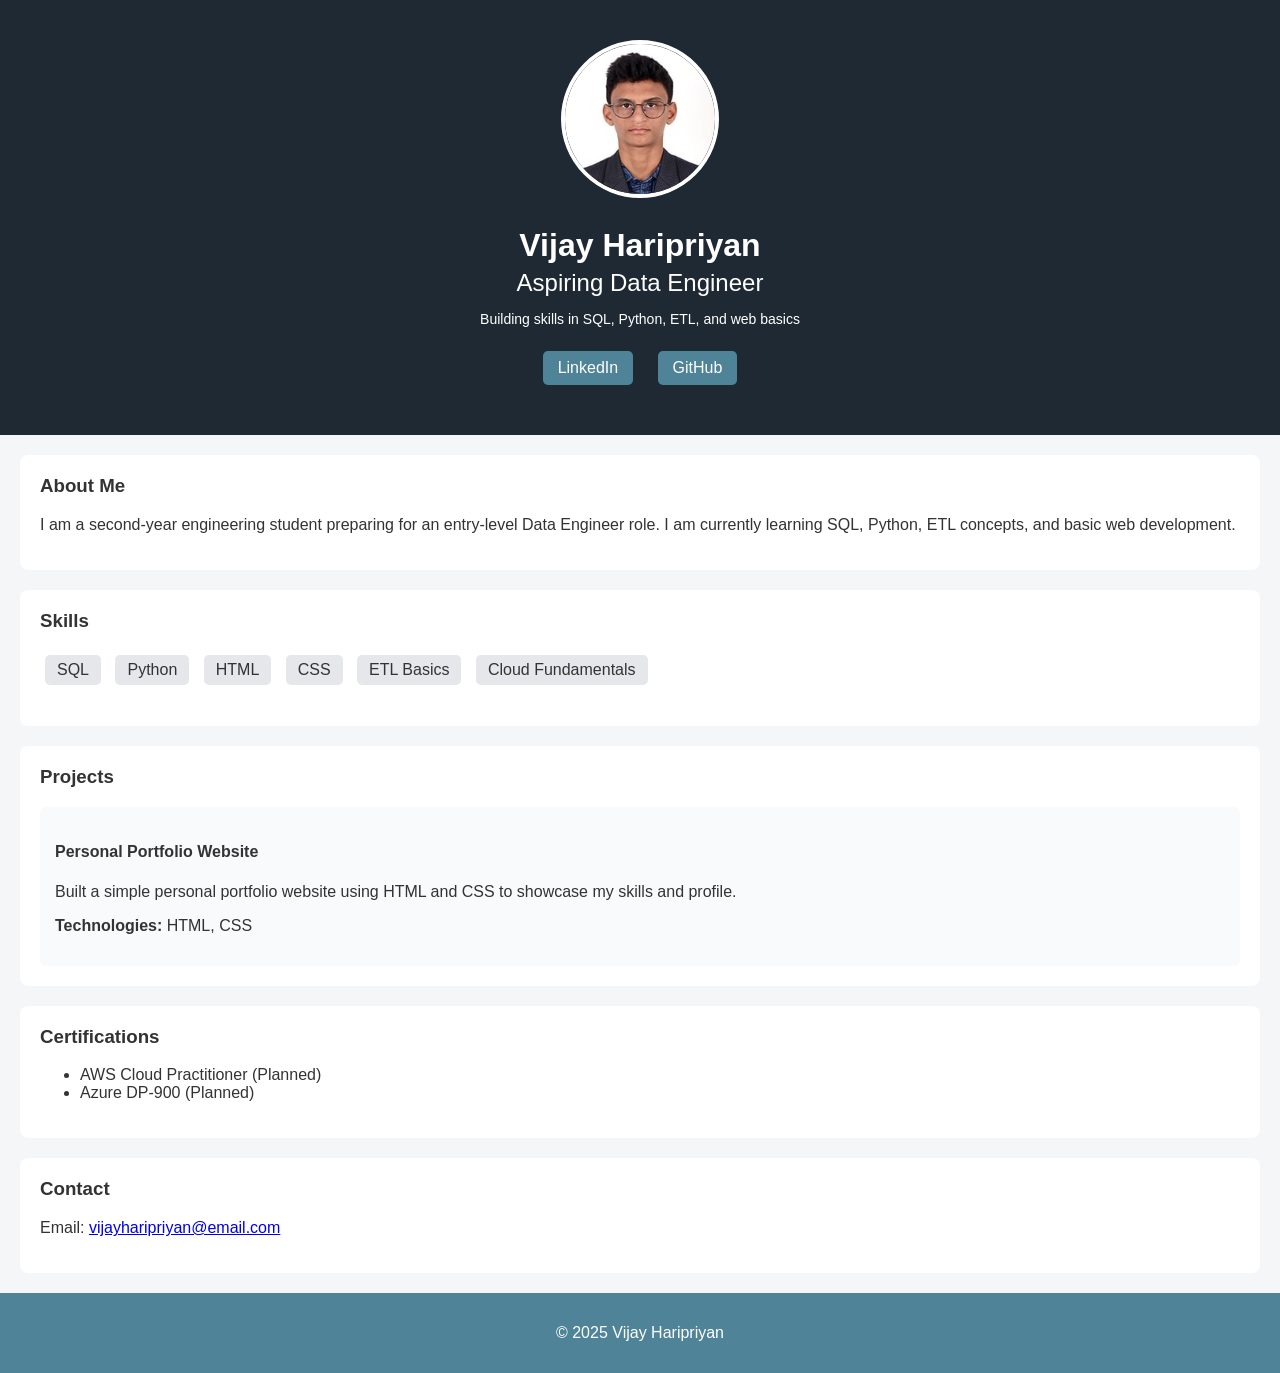
<file: poto folio/index.html>
<!DOCTYPE html>
<html lang="en">
<head>
    <meta charset="UTF-8">
    <title>Vijay Haripriyan D| Portfolio</title>
    <link rel="stylesheet" href="style.css">
</head>
<body>

    <!-- HEADER / HERO SECTION -->
    <header class="hero">
        <img src="profile.jpg" alt="My Photo" class="profile-img">
        <h1>Vijay Haripriyan</h1>
        <h2>Aspiring Data Engineer</h2>
        <p>Building skills in SQL, Python, ETL, and web basics</p>

        <div class="links">
            <a href="https://www.linkedin.com/in/vijay-haripriyan-2a9659330" target="_blank">LinkedIn</a>
            <a href="https://github.com/VIJAYHARIPRIYAN" target="_blank">GitHub</a>
        </div>
    </header>

    <!-- ABOUT SECTION -->
    <section class="section">
        <h3>About Me</h3>
        <p>
            I am a second-year engineering student preparing for an entry-level Data Engineer role.
            I am currently learning SQL, Python, ETL concepts, and basic web development.
        </p>
    </section>

    <!-- SKILLS SECTION -->
    <section class="section">
        <h3>Skills</h3>
        <ul class="skills">
            <li>SQL</li>
            <li>Python</li>
            <li>HTML</li>
            <li>CSS</li>
            <li>ETL Basics</li>
            <li>Cloud Fundamentals</li>
        </ul>
    </section>

    <!-- PROJECTS SECTION -->
    <section class="section">
        <h3>Projects</h3>

        <div class="project">
            <h4>Personal Portfolio Website</h4>
            <p>
                Built a simple personal portfolio website using HTML and CSS to showcase my skills
                and profile.
            </p>
            <p><strong>Technologies:</strong> HTML, CSS</p>
        </div>

    </section>

    <!-- CERTIFICATIONS SECTION -->
    <section class="section">
        <h3>Certifications</h3>
        <ul>
            <li>AWS Cloud Practitioner (Planned)</li>
            <li>Azure DP-900 (Planned)</li>
        </ul>
    </section>

    <!-- CONTACT SECTION -->
    <section class="section">
        <h3>Contact</h3>
        <p>Email: <a href="mailto:vijayharipriyan@gmail.com"> vijayharipriyan@email.com </a></p>
    </section>

    <footer>
        <p>© 2025 Vijay Haripriyan</p>
    </footer>

</body>
</html>
</file>
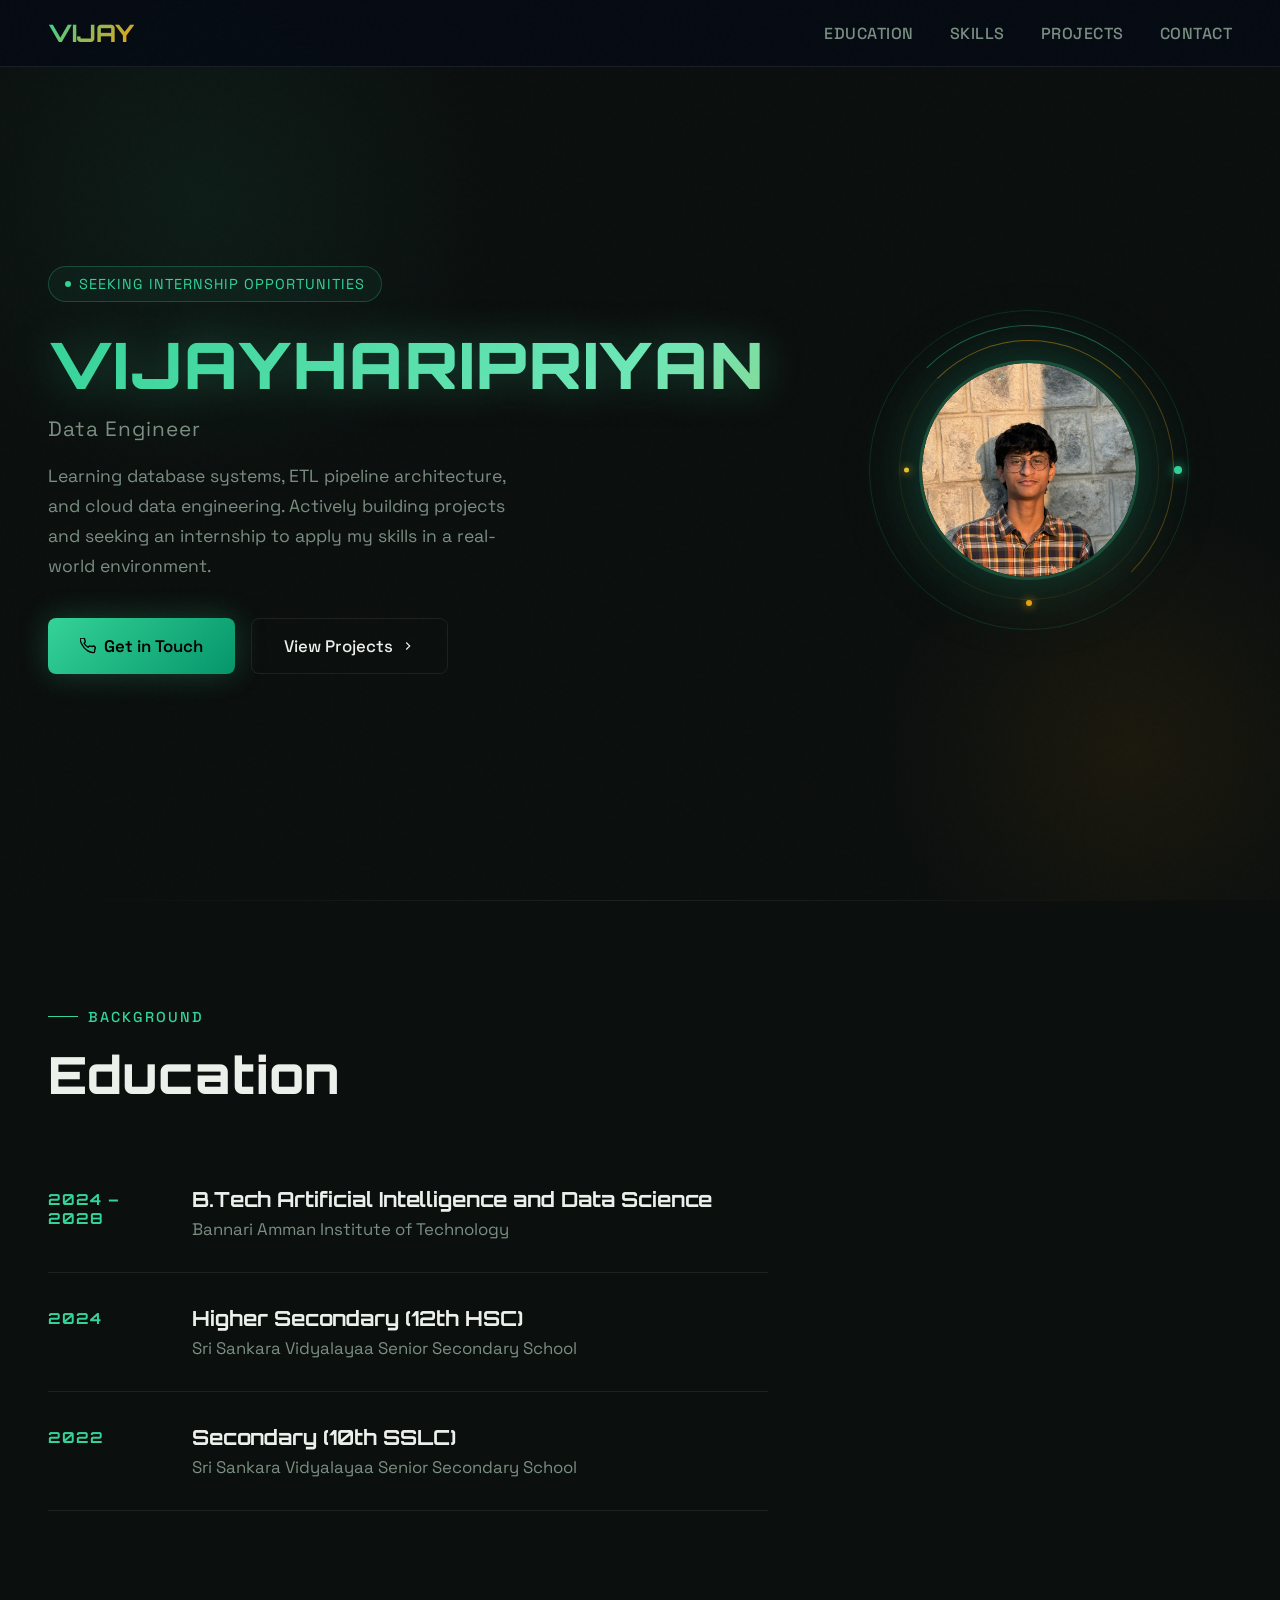
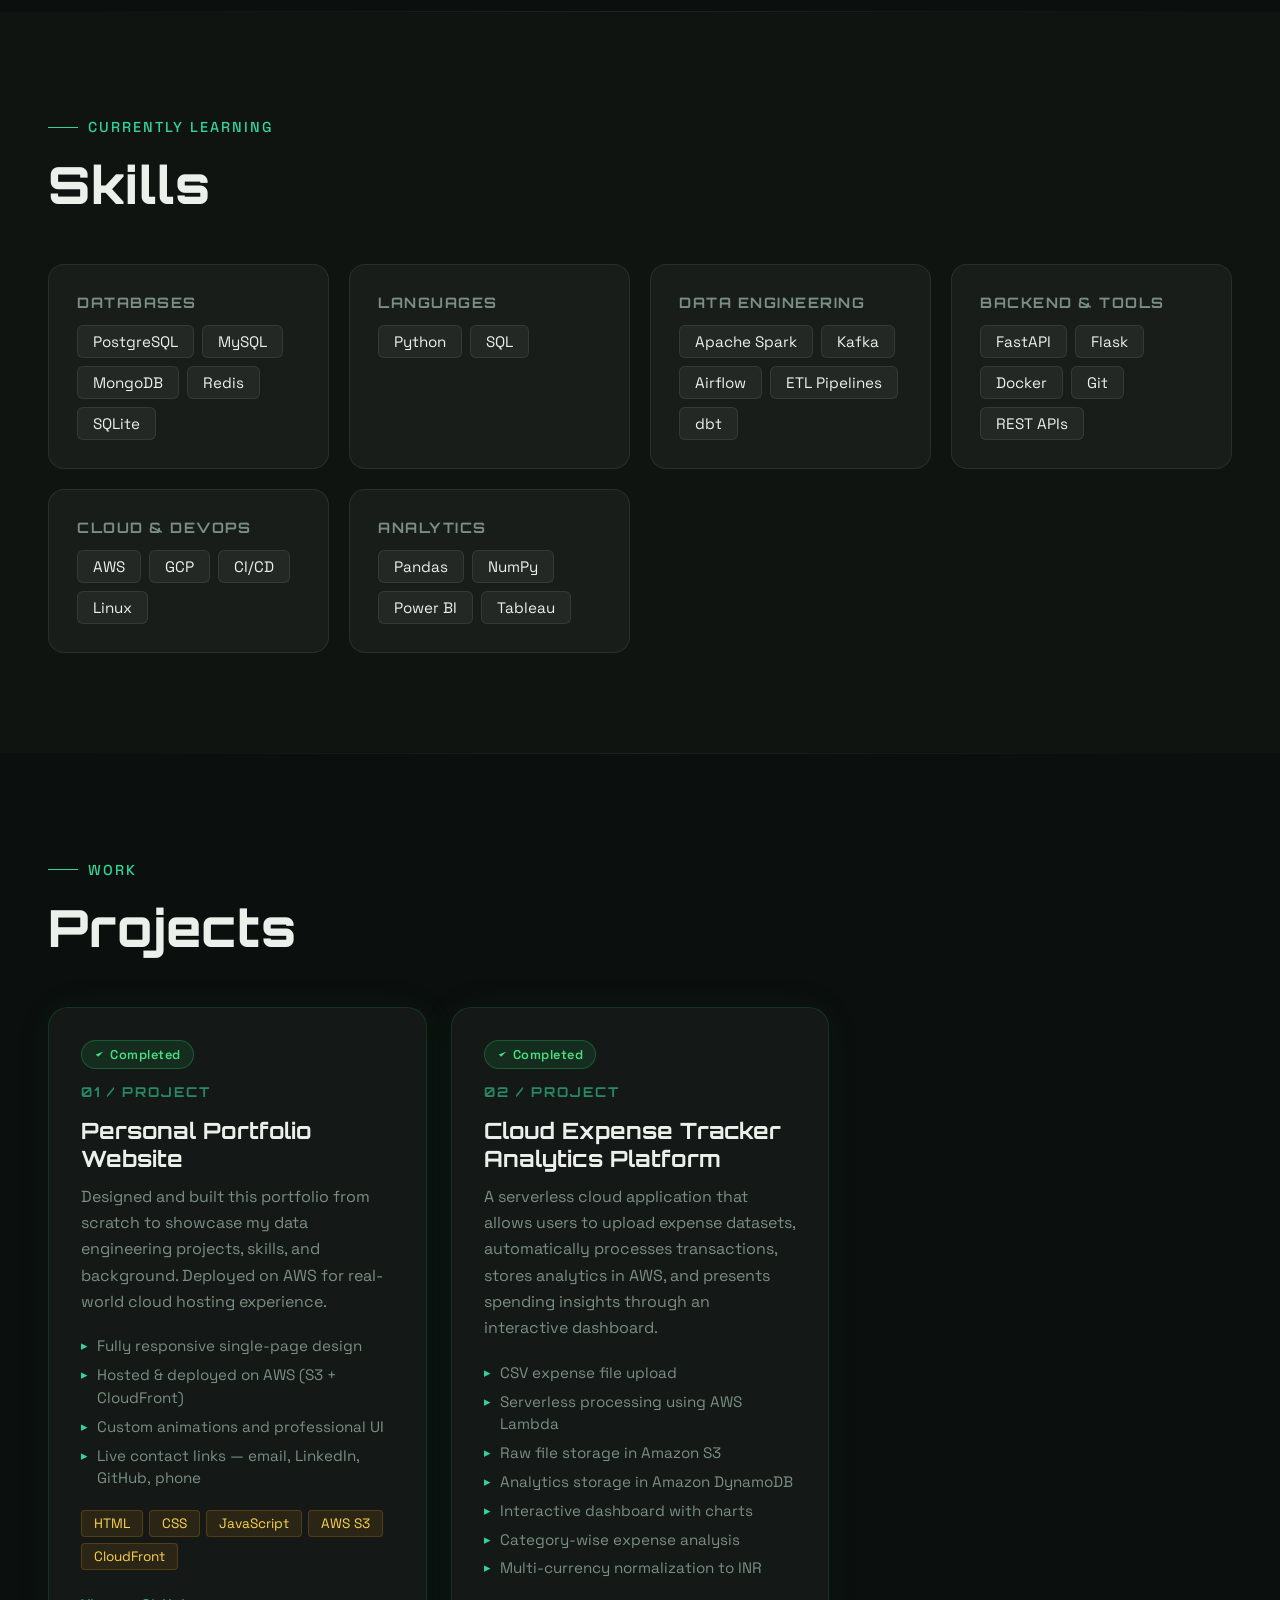
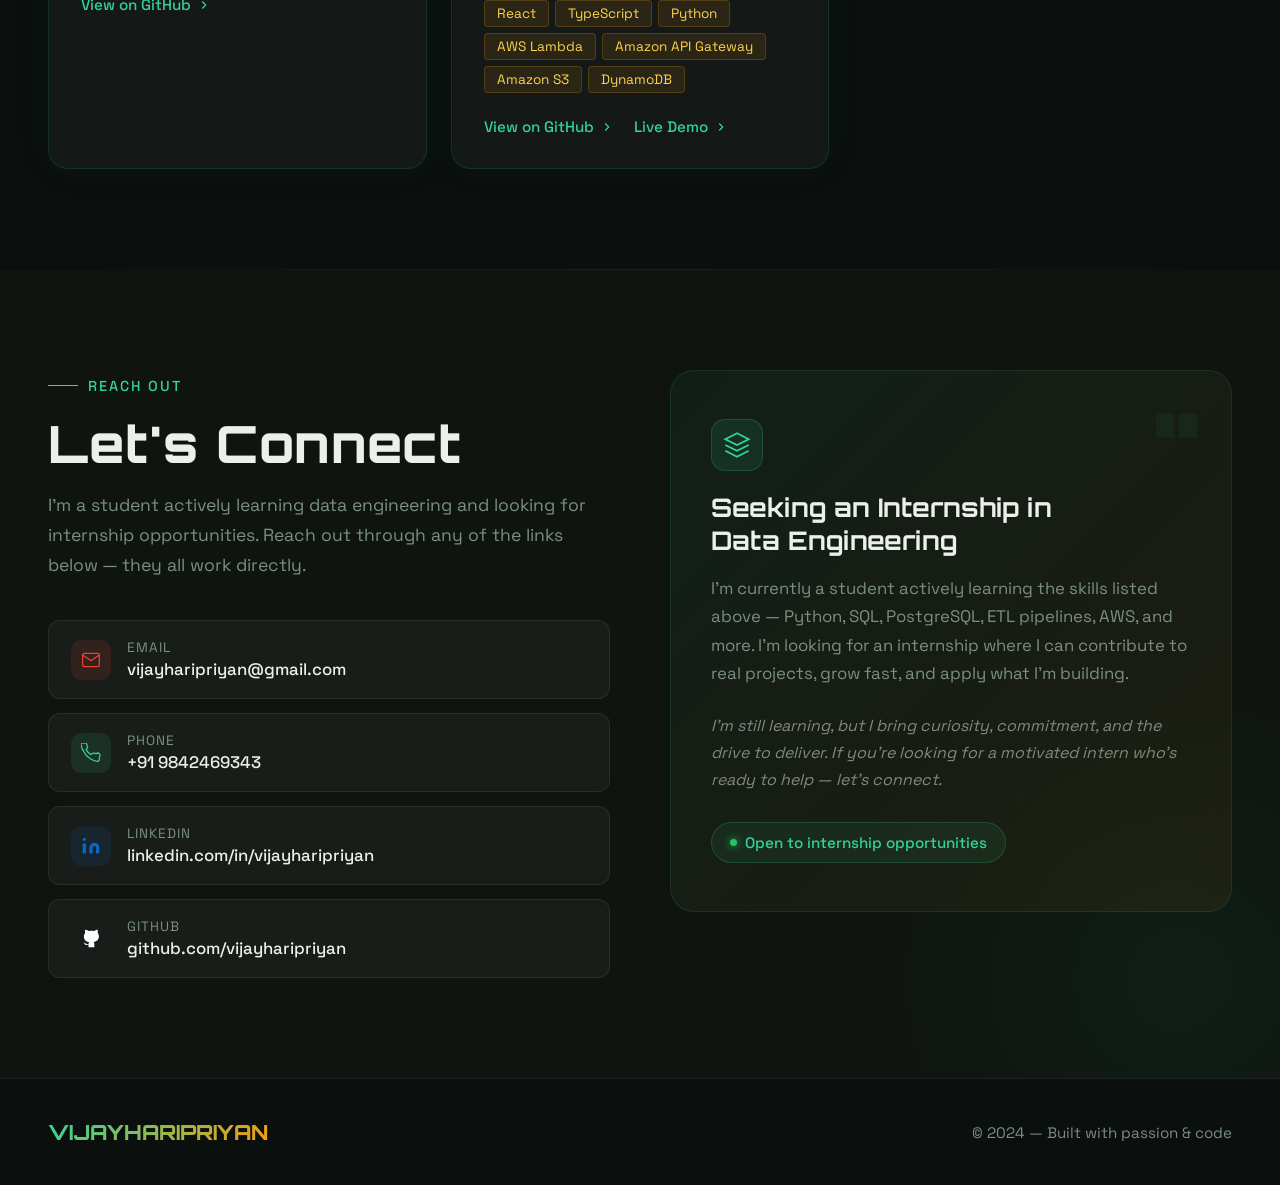
<file: potofolio/index.html>
<!DOCTYPE html>
<html lang="en">
<head>
<meta charset="UTF-8">
<meta name="viewport" content="width=device-width, initial-scale=1.0">
<title>Vijayharipriyan — Portfolio</title>
<link href="https://fonts.googleapis.com/css2?family=Orbitron:wght@400;600;700;800;900&family=Space+Grotesk:wght@300;400;500;600;700&display=swap" rel="stylesheet">
<style>
  :root {
    --bg: #0b0f0e;
    --bg2: #0f1410;
    --card: rgba(255,255,255,0.04);
    --border: rgba(255,255,255,0.08);
    --accent1: #34d399;
    --accent2: #f59e0b;
    --accent3: #10b981;
    --text: #ecf0eb;
    --muted: #7a8e82;
    --gold: #fbbf24;
  }

  * { margin: 0; padding: 0; box-sizing: border-box; }

  html { scroll-behavior: smooth; }

  body {
    font-family: 'Space Grotesk', sans-serif;
    background: var(--bg);
    color: var(--text);
    overflow-x: hidden;
  }

  /* ── NOISE TEXTURE OVERLAY ── */
  body::before {
    content: '';
    position: fixed;
    inset: 0;
    background-image: url("data:image/svg+xml,%3Csvg viewBox='0 0 256 256' xmlns='http://www.w3.org/2000/svg'%3E%3Cfilter id='noise'%3E%3CfeTurbulence type='fractalNoise' baseFrequency='0.9' numOctaves='4' stitchTiles='stitch'/%3E%3C/filter%3E%3Crect width='100%25' height='100%25' filter='url(%23noise)' opacity='0.04'/%3E%3C/svg%3E");
    pointer-events: none;
    z-index: 9999;
    opacity: 0.35;
  }

  /* ── NAVBAR ── */
  nav {
    position: fixed;
    top: 0; left: 0; right: 0;
    z-index: 100;
    display: flex;
    align-items: center;
    justify-content: space-between;
    padding: 18px 48px;
    background: rgba(6,11,20,0.85);
    backdrop-filter: blur(20px);
    border-bottom: 1px solid var(--border);
  }

  .nav-logo {
    font-family: 'Orbitron', sans-serif;
    font-weight: 800;
    font-size: 1.5rem;
    background: linear-gradient(135deg, var(--accent1), var(--accent2));
    -webkit-background-clip: text;
    -webkit-text-fill-color: transparent;
    letter-spacing: -0.5px;
  }

  .nav-links {
    display: flex;
    gap: 36px;
    list-style: none;
  }

  .nav-links a {
    font-family: 'Space Grotesk', sans-serif;
    font-size: 1rem;
    font-weight: 500;
    color: var(--muted);
    text-decoration: none;
    letter-spacing: 0.5px;
    text-transform: uppercase;
    position: relative;
    transition: color 0.3s;
  }

  .nav-links a::after {
    content: '';
    position: absolute;
    bottom: -4px; left: 0;
    width: 0; height: 1px;
    background: var(--accent1);
    transition: width 0.3s;
  }

  .nav-links a:hover { color: var(--accent1); }
  .nav-links a:hover::after { width: 100%; }

  /* ── HERO ── */
  #hero {
    min-height: 100vh;
    display: grid;
    grid-template-columns: 1fr 1fr;
    align-items: center;
    padding: 120px 48px 80px;
    gap: 60px;
    position: relative;
    overflow: hidden;
  }

  /* Ambient light blobs */
  #hero::before {
    content: '';
    position: absolute;
    top: -100px; left: -100px;
    width: 600px; height: 600px;
    background: radial-gradient(circle, rgba(52,211,153,0.07) 0%, transparent 70%);
    animation: blobFloat 8s ease-in-out infinite;
    pointer-events: none;
  }

  #hero::after {
    content: '';
    position: absolute;
    bottom: -100px; right: -100px;
    width: 500px; height: 500px;
    background: radial-gradient(circle, rgba(245,158,11,0.07) 0%, transparent 70%);
    animation: blobFloat 10s ease-in-out infinite reverse;
    pointer-events: none;
  }

  @keyframes blobFloat {
    0%, 100% { transform: translate(0, 0) scale(1); }
    33% { transform: translate(30px, -30px) scale(1.05); }
    66% { transform: translate(-20px, 20px) scale(0.95); }
  }

  .hero-text { z-index: 1; }

  .hero-badge {
    display: inline-flex;
    align-items: center;
    gap: 8px;
    padding: 8px 16px;
    border: 1px solid rgba(52,211,153,0.25);
    border-radius: 100px;
    font-size: 0.9rem;
    color: var(--accent1);
    letter-spacing: 1px;
    text-transform: uppercase;
    margin-bottom: 28px;
    animation: fadeSlideUp 0.8s ease both;
    background: rgba(52,211,153,0.05);
  }

  .hero-badge .dot {
    width: 6px; height: 6px;
    border-radius: 50%;
    background: var(--accent1);
    animation: pulse 2s infinite;
  }

  @keyframes pulse {
    0%, 100% { opacity: 1; transform: scale(1); }
    50% { opacity: 0.4; transform: scale(0.8); }
  }

  h1 {
    font-family: 'Orbitron', sans-serif;
    font-size: clamp(3rem, 5vw, 4.5rem);
    font-weight: 900;
    line-height: 1.1;
    letter-spacing: 2px;
    animation: fadeSlideUp 0.8s 0.1s ease both;
    text-transform: uppercase;
  }

  h1 .name-highlight {
    display: block;
    background: linear-gradient(135deg, var(--accent1) 0%, #6ee7b7 40%, var(--accent2) 100%);
    -webkit-background-clip: text;
    -webkit-text-fill-color: transparent;
    background-size: 200% 200%;
    animation: gradientShift 4s ease infinite, fadeSlideUp 0.8s 0.1s ease both, textGlow 2s ease-in-out infinite;
    filter: drop-shadow(0 0 20px rgba(52,211,153,0.3));
  }

  @keyframes textGlow {
    0%, 100% { 
      filter: drop-shadow(0 0 20px rgba(52,211,153,0.3));
    }
    50% { 
      filter: drop-shadow(0 0 40px rgba(52,211,153,0.6)) drop-shadow(0 0 60px rgba(245,158,11,0.3));
    }
  }

  @keyframes gradientShift {
    0%, 100% { background-position: 0% 50%; }
    50% { background-position: 100% 50%; }
  }

  .hero-role {
    font-family: 'Space Grotesk', sans-serif;
    font-size: 1.3rem;
    color: var(--muted);
    margin-top: 16px;
    font-weight: 400;
    animation: fadeSlideUp 0.8s 0.2s ease both;
    letter-spacing: 1px;
  }

  .hero-role span { 
    color: var(--accent2); 
    font-weight: 600;
    font-family: 'Orbitron', sans-serif;
  }

  .hero-desc {
    font-size: 1.1rem;
    color: var(--muted);
    line-height: 1.7;
    margin-top: 20px;
    max-width: 480px;
    animation: fadeSlideUp 0.8s 0.3s ease both;
  }

  .hero-cta {
    display: flex;
    gap: 16px;
    margin-top: 36px;
    animation: fadeSlideUp 0.8s 0.4s ease both;
  }

  .btn-primary {
    display: inline-flex;
    align-items: center;
    gap: 8px;
    padding: 16px 32px;
    background: linear-gradient(135deg, var(--accent1), #059669);
    color: #000;
    font-family: 'Space Grotesk', sans-serif;
    font-weight: 600;
    font-size: 1.05rem;
    border-radius: 8px;
    text-decoration: none;
    border: none;
    cursor: pointer;
    transition: transform 0.2s, box-shadow 0.2s;
    box-shadow: 0 0 30px rgba(52,211,153,0.25);
  }

  .btn-primary:hover {
    transform: translateY(-2px);
    box-shadow: 0 0 50px rgba(52,211,153,0.4);
  }

  .btn-outline {
    display: inline-flex;
    align-items: center;
    gap: 8px;
    padding: 16px 32px;
    border: 1px solid var(--border);
    color: var(--text);
    font-family: 'Space Grotesk', sans-serif;
    font-weight: 500;
    font-size: 1.05rem;
    border-radius: 8px;
    text-decoration: none;
    background: transparent;
    cursor: pointer;
    transition: border-color 0.2s, background 0.2s;
  }

  .btn-outline:hover {
    border-color: var(--accent1);
    background: rgba(52,211,153,0.05);
  }

  /* ── PROFILE PHOTO AREA ── */
  .hero-visual {
    display: flex;
    justify-content: center;
    align-items: center;
    z-index: 1;
    animation: fadeSlideUp 0.8s 0.2s ease both;
  }

  .profile-ring-container {
    position: relative;
    width: 320px;
    height: 320px;
  }

  /* Outer animated rings */
  .ring {
    position: absolute;
    border-radius: 50%;
    border: 1px solid;
    top: 50%; left: 50%;
    transform: translate(-50%, -50%);
    animation: ringRotate linear infinite;
  }

  .ring-1 {
    width: 320px; height: 320px;
    border-color: rgba(52,211,153,0.15);
    animation-duration: 20s;
  }

  .ring-2 {
    width: 290px; height: 290px;
    border-color: transparent;
    border-top-color: rgba(52,211,153,0.4);
    border-right-color: rgba(245,158,11,0.3);
    animation-duration: 8s;
  }

  .ring-3 {
    width: 260px; height: 260px;
    border-color: rgba(245,158,11,0.1);
    border-top-color: rgba(245,158,11,0.45);
    animation-duration: 14s;
    animation-direction: reverse;
  }

  /* Orbit dots */
  .orbit-dot {
    position: absolute;
    width: 8px; height: 8px;
    border-radius: 50%;
    top: 50%; left: 50%;
    transform-origin: 0 0;
    animation: orbitSpin linear infinite;
  }

  .orbit-dot-1 {
    background: var(--accent1);
    width: 8px; height: 8px;
    box-shadow: 0 0 12px var(--accent1);
    animation-duration: 8s;
    transform: rotate(0deg) translateX(145px) translateY(-4px);
  }

  .orbit-dot-2 {
    background: var(--accent2);
    width: 6px; height: 6px;
    box-shadow: 0 0 10px var(--accent2);
    animation-duration: 14s;
    animation-direction: reverse;
    transform: rotate(90deg) translateX(130px) translateY(-3px);
  }

  .orbit-dot-3 {
    background: var(--gold);
    width: 5px; height: 5px;
    box-shadow: 0 0 8px var(--gold);
    animation-duration: 19s;
    transform: rotate(180deg) translateX(120px) translateY(-2.5px);
  }

  @keyframes orbitSpin {
    from { transform: rotate(0deg) translateX(145px) translateY(-4px); }
    to { transform: rotate(360deg) translateX(145px) translateY(-4px); }
  }

  .orbit-dot-2 { animation-name: orbitSpin2; }
  .orbit-dot-3 { animation-name: orbitSpin3; }

  @keyframes orbitSpin2 {
    from { transform: rotate(0deg) translateX(130px) translateY(-3px); }
    to { transform: rotate(360deg) translateX(130px) translateY(-3px); }
  }

  @keyframes orbitSpin3 {
    from { transform: rotate(60deg) translateX(120px) translateY(-2.5px); }
    to { transform: rotate(420deg) translateX(120px) translateY(-2.5px); }
  }

  @keyframes ringRotate {
    from { transform: translate(-50%,-50%) rotate(0deg); }
    to { transform: translate(-50%,-50%) rotate(360deg); }
  }

  .profile-photo-frame {
    position: absolute;
    top: 50%; left: 50%;
    transform: translate(-50%, -50%);
    width: 220px; height: 220px;
    border-radius: 50%;
    background: var(--bg2);
    border: 3px solid rgba(52,211,153,0.3);
    display: flex;
    flex-direction: column;
    align-items: center;
    justify-content: center;
    overflow: hidden;
    box-shadow:
      0 0 60px rgba(52,211,153,0.2),
      0 0 100px rgba(52,211,153,0.1),
      inset 0 0 40px rgba(52,211,153,0.05);
    animation: photoFloat 6s ease-in-out infinite, photoGlow 3s ease-in-out infinite;
  }

  @keyframes photoFloat {
    0%, 100% { 
      transform: translate(-50%, -50%) translateY(0px);
    }
    50% { 
      transform: translate(-50%, -50%) translateY(-12px);
    }
  }

  @keyframes photoGlow {
    0%, 100% { 
      box-shadow:
        0 0 60px rgba(52,211,153,0.2),
        0 0 100px rgba(52,211,153,0.1),
        inset 0 0 40px rgba(52,211,153,0.05);
      border-color: rgba(52,211,153,0.3);
    }
    50% { 
      box-shadow:
        0 0 80px rgba(52,211,153,0.4),
        0 0 140px rgba(52,211,153,0.2),
        0 0 200px rgba(245,158,11,0.1),
        inset 0 0 60px rgba(52,211,153,0.08);
      border-color: rgba(52,211,153,0.6);
    }
  }

  .profile-photo-frame:hover {
    border-color: rgba(52,211,153,0.7);
    box-shadow: 
      0 0 100px rgba(52,211,153,0.5),
      0 0 160px rgba(52,211,153,0.3),
      0 0 220px rgba(245,158,11,0.2);
    animation: photoFloat 6s ease-in-out infinite, photoGlow 1s ease-in-out infinite;
  }

  .profile-photo-frame img {
    width: 100%;
    height: 100%;
    object-fit: cover;
    border-radius: 50%;
  }

  /* ── SECTION COMMON ── */
  section {
    padding: 100px 48px;
    position: relative;
  }

  .section-label {
    display: inline-flex;
    align-items: center;
    gap: 10px;
    font-size: 0.9rem;
    letter-spacing: 2px;
    text-transform: uppercase;
    color: var(--accent1);
    margin-bottom: 16px;
    font-weight: 500;
  }

  .section-label::before {
    content: '';
    width: 30px; height: 1px;
    background: var(--accent1);
  }

  h2 {
    font-family: 'Orbitron', sans-serif;
    font-size: clamp(2.2rem, 4vw, 3.2rem);
    font-weight: 800;
    letter-spacing: 1px;
    margin-bottom: 48px;
  }

  /* ── DIVIDER ── */
  .section-divider {
    height: 1px;
    background: linear-gradient(90deg, transparent, var(--border), transparent);
    margin: 0 48px;
  }

  /* ── EDUCATION ── */
  #education { background: var(--bg); }

  .edu-timeline {
    display: flex;
    flex-direction: column;
    gap: 0;
    max-width: 720px;
  }

  .edu-item {
    display: grid;
    grid-template-columns: 120px 1fr;
    gap: 24px;
    padding: 32px 0;
    border-bottom: 1px solid var(--border);
    position: relative;
    opacity: 1;
    transform: none;
  }

  .edu-item.visible {
    opacity: 1;
    transform: none;
  }

  .edu-year {
    font-family: 'Orbitron', sans-serif;
    font-size: 0.95rem;
    font-weight: 700;
    color: var(--accent1);
    letter-spacing: 1px;
    padding-top: 4px;
  }

  .edu-content h3 {
    font-family: 'Orbitron', sans-serif;
    font-size: 1.3rem;
    font-weight: 700;
    margin-bottom: 6px;
  }

  .edu-content .institution {
    color: var(--muted);
    font-size: 1.05rem;
  }

  .edu-content .grade {
    display: inline-block;
    margin-top: 10px;
    padding: 5px 14px;
    background: rgba(52,211,153,0.08);
    border: 1px solid rgba(52,211,153,0.2);
    border-radius: 100px;
    font-size: 0.9rem;
    color: var(--accent1);
  }

  /* ── SKILLS ── */
  #skills { background: var(--bg2); }

  .skills-grid {
    display: grid;
    grid-template-columns: repeat(auto-fill, minmax(280px, 1fr));
    gap: 20px;
  }

  .skill-card {
    background: var(--card);
    border: 1px solid var(--border);
    border-radius: 16px;
    padding: 28px;
    position: relative;
    overflow: hidden;
    opacity: 1;
    transform: none;
    transition: border-color 0.3s, transform 0.3s;
  }

  .skill-card.visible {
    opacity: 1;
    transform: none;
  }

  .skill-card::before {
    content: '';
    position: absolute;
    top: 0; left: 0; right: 0;
    height: 2px;
    background: linear-gradient(90deg, var(--accent1), var(--accent2));
    transform: scaleX(0);
    transition: transform 0.4s;
  }

  .skill-card:hover::before { transform: scaleX(1); }

  .skill-card:hover {
    border-color: rgba(52,211,153,0.2);
    transform: translateY(-4px);
  }

  .skill-category {
    font-family: 'Orbitron', sans-serif;
    font-size: 0.9rem;
    font-weight: 700;
    text-transform: uppercase;
    letter-spacing: 1.5px;
    color: var(--muted);
    margin-bottom: 14px;
  }

  .skill-list {
    display: flex;
    flex-wrap: wrap;
    gap: 8px;
  }

  .skill-tag {
    padding: 6px 15px;
    background: rgba(255,255,255,0.05);
    border: 1px solid var(--border);
    border-radius: 6px;
    font-size: 0.95rem;
    color: var(--text);
    transition: background 0.2s, border-color 0.2s, color 0.2s;
  }

  .skill-tag:hover {
    background: rgba(52,211,153,0.08);
    border-color: rgba(52,211,153,0.3);
    color: var(--accent1);
  }

  /* ── PROJECTS ── */
  #projects { background: var(--bg); }

  .projects-grid {
    display: grid;
    grid-template-columns: repeat(auto-fill, minmax(320px, 1fr));
    gap: 24px;
  }

  .project-card {
    background: var(--card);
    border: 1px solid var(--border);
    border-radius: 20px;
    padding: 32px;
    position: relative;
    overflow: hidden;
    opacity: 1;
    transform: none;
    transition: border-color 0.3s, transform 0.3s, box-shadow 0.3s;
  }

  .project-card.visible {
    opacity: 1;
    transform: none;
  }

  .project-card:hover {
    border-color: rgba(52,211,153,0.2);
    transform: translateY(-6px);
    box-shadow: 0 20px 60px rgba(0,0,0,0.3), 0 0 40px rgba(52,211,153,0.05);
  }

  .project-number {
    font-family: 'Orbitron', sans-serif;
    font-size: 0.85rem;
    font-weight: 700;
    color: var(--accent1);
    letter-spacing: 2px;
    margin-bottom: 16px;
    opacity: 0.6;
  }

  .project-card h3 {
    font-family: 'Orbitron', sans-serif;
    font-size: 1.4rem;
    font-weight: 700;
    margin-bottom: 12px;
  }

  .project-card p {
    font-size: 1rem;
    color: var(--muted);
    line-height: 1.65;
    margin-bottom: 20px;
  }

  .project-tags {
    display: flex;
    flex-wrap: wrap;
    gap: 6px;
    margin-bottom: 24px;
  }

  .project-tag {
    padding: 4px 12px;
    background: rgba(245,158,11,0.1);
    border: 1px solid rgba(245,158,11,0.2);
    border-radius: 4px;
    font-size: 0.85rem;
    color: #fcd34d;
  }

  .project-link {
    display: inline-flex;
    align-items: center;
    gap: 6px;
    font-size: 0.95rem;
    color: var(--accent1);
    text-decoration: none;
    font-weight: 500;
    transition: gap 0.2s;
  }

  .project-link:hover { gap: 10px; }

  .project-status-badge {
    display: inline-flex;
    align-items: center;
    gap: 5px;
    padding: 5px 12px;
    border-radius: 100px;
    font-size: 0.8rem;
    font-weight: 600;
    letter-spacing: 0.5px;
    margin-bottom: 14px;
  }

  .completed-badge {
    background: rgba(34,197,94,0.12);
    border: 1px solid rgba(34,197,94,0.3);
    color: #4ade80;
  }

  .planned-badge {
    background: rgba(245,158,11,0.1);
    border: 1px solid rgba(245,158,11,0.25);
    color: #fbbf24;
  }

  .project-card--complete {
    border-color: rgba(34,197,94,0.15);
    box-shadow: 0 0 40px rgba(34,197,94,0.05);
  }

  .project-card--planned {
    opacity: 0.75;
  }

  .project-card--planned:hover {
    opacity: 1;
  }

  /* ── PROJECT FEATURES ── */
  .project-features {
    list-style: none;
    margin-bottom: 20px;
    display: flex;
    flex-direction: column;
    gap: 6px;
  }

  .project-features li {
    font-size: 0.95rem;
    color: var(--muted);
    padding-left: 16px;
    position: relative;
    line-height: 1.5;
  }

  .project-features li::before {
    content: '▸';
    position: absolute;
    left: 0;
    color: var(--accent1);
    font-size: 0.8rem;
    top: 1px;
  }

  /* ── CONTACT ── */
  #contact {
    background: var(--bg2);
    position: relative;
    overflow: hidden;
  }

  #contact::before {
    content: '';
    position: absolute;
    bottom: -200px; right: -200px;
    width: 600px; height: 600px;
    background: radial-gradient(circle, rgba(52,211,153,0.05) 0%, transparent 70%);
    pointer-events: none;
  }

  .contact-grid {
    display: grid;
    grid-template-columns: 1fr 1fr;
    gap: 60px;
    align-items: start;
  }

  .contact-info h2 {
    margin-bottom: 16px;
  }

  .contact-desc {
    color: var(--muted);
    font-size: 1.1rem;
    line-height: 1.7;
    margin-bottom: 40px;
  }

  .contact-links {
    display: flex;
    flex-direction: column;
    gap: 14px;
  }

  .contact-link {
    display: flex;
    align-items: center;
    gap: 16px;
    padding: 18px 22px;
    background: var(--card);
    border: 1px solid var(--border);
    border-radius: 12px;
    text-decoration: none;
    color: var(--text);
    transition: border-color 0.25s, background 0.25s, transform 0.25s;
    cursor: pointer;
  }

  .contact-link:hover {
    border-color: rgba(52,211,153,0.35);
    background: rgba(52,211,153,0.05);
    transform: translateX(6px);
  }

  .contact-link-icon {
    width: 40px; height: 40px;
    border-radius: 10px;
    display: flex;
    align-items: center;
    justify-content: center;
    flex-shrink: 0;
  }

  .icon-gmail { background: rgba(234,67,53,0.12); }
  .icon-linkedin { background: rgba(10,102,194,0.12); }
  .icon-github { background: rgba(255,255,255,0.06); }
  .icon-phone { background: rgba(52,211,153,0.1); }

  .contact-link-icon svg {
    width: 20px; height: 20px;
  }

  .contact-link-info {
    display: flex;
    flex-direction: column;
    gap: 2px;
  }

  .contact-link-label {
    font-size: 0.85rem;
    color: var(--muted);
    text-transform: uppercase;
    letter-spacing: 1px;
  }

  .contact-link-value {
    font-size: 1.05rem;
    font-weight: 500;
  }

  .contact-link-arrow {
    margin-left: auto;
    color: var(--muted);
    opacity: 0;
    transition: opacity 0.2s, transform 0.2s;
  }

  .contact-link:hover .contact-link-arrow {
    opacity: 1;
    transform: translateX(4px);
  }

  /* Right side - big contact card */
  .contact-card {
    background: linear-gradient(135deg, rgba(52,211,153,0.06), rgba(245,158,11,0.06));
    border: 1px solid rgba(52,211,153,0.12);
    border-radius: 24px;
    padding: 48px 40px;
    position: relative;
    overflow: hidden;
  }

  .intern-icon {
    width: 52px; height: 52px;
    border-radius: 14px;
    background: rgba(52,211,153,0.1);
    border: 1px solid rgba(52,211,153,0.2);
    display: flex;
    align-items: center;
    justify-content: center;
    margin-bottom: 20px;
  }

  .intern-note {
    font-size: 1rem !important;
    color: rgba(236,240,235,0.5) !important;
    font-style: italic;
    margin-top: -4px !important;
  }

  .contact-card::before {
    content: '"';
    position: absolute;
    top: 20px; right: 30px;
    font-size: 8rem;
    color: rgba(52,211,153,0.06);
    font-family: 'Orbitron', sans-serif;
    font-weight: 800;
    line-height: 1;
  }

  .contact-card h3 {
    font-family: 'Orbitron', sans-serif;
    font-size: 1.6rem;
    font-weight: 700;
    margin-bottom: 16px;
    line-height: 1.3;
  }

  .contact-card p {
    color: var(--muted);
    font-size: 1.05rem;
    line-height: 1.7;
    margin-bottom: 28px;
  }

  .availability-badge {
    display: inline-flex;
    align-items: center;
    gap: 8px;
    padding: 10px 18px;
    background: rgba(52,211,153,0.08);
    border: 1px solid rgba(52,211,153,0.2);
    border-radius: 100px;
    font-size: 0.95rem;
    color: var(--accent1);
    font-weight: 500;
  }

  .availability-badge .dot {
    width: 7px; height: 7px;
    border-radius: 50%;
    background: #22c55e;
    animation: pulse 2s infinite;
    box-shadow: 0 0 8px #22c55e;
  }

  /* ── FOOTER ── */
  footer {
    padding: 40px 48px;
    border-top: 1px solid var(--border);
    display: flex;
    align-items: center;
    justify-content: space-between;
  }

  .footer-text {
    font-size: 0.95rem;
    color: var(--muted);
  }

  .footer-logo {
    font-family: 'Orbitron', sans-serif;
    font-weight: 800;
    font-size: 1.3rem;
    background: linear-gradient(135deg, var(--accent1), var(--accent2));
    -webkit-background-clip: text;
    -webkit-text-fill-color: transparent;
  }

  /* ── SCROLL ANIMATION ── */
  @keyframes fadeSlideUp {
    from { opacity: 0; transform: translateY(24px); }
    to { opacity: 1; transform: translateY(0); }
  }

  /* ── SCROLLBAR ── */
  ::-webkit-scrollbar { width: 4px; }
  ::-webkit-scrollbar-track { background: var(--bg); }
  ::-webkit-scrollbar-thumb { background: rgba(52,211,153,0.2); border-radius: 2px; }

  /* ── RESPONSIVE ── */
  @media (max-width: 768px) {
    nav { padding: 16px 24px; }
    .nav-links { gap: 20px; }
    #hero { grid-template-columns: 1fr; padding: 100px 24px 60px; text-align: center; }
    #hero::before, #hero::after { display: none; }
    .hero-cta { justify-content: center; }
    .hero-visual { order: -1; }
    .profile-ring-container { width: 240px; height: 240px; }
    .ring-1 { width: 240px; height: 240px; }
    .ring-2 { width: 215px; height: 215px; }
    .ring-3 { width: 190px; height: 190px; }
    .profile-photo-frame { width: 165px; height: 165px; }
    section { padding: 70px 24px; }
    .contact-grid { grid-template-columns: 1fr; }
    footer { flex-direction: column; gap: 12px; text-align: center; }
    .section-divider { margin: 0 24px; }
  }
</style>
</head>
<body>

<!-- NAV -->
<nav>
  <span class="nav-logo">VIJAY</span>
  <ul class="nav-links">
    <li><a href="#education">Education</a></li>
    <li><a href="#skills">Skills</a></li>
    <li><a href="#projects">Projects</a></li>
    <li><a href="#contact">Contact</a></li>
  </ul>
</nav>

<!-- HERO -->
<section id="hero">
  <div class="hero-text">
    <div class="hero-badge">
      <span class="dot"></span>
      Seeking Internship Opportunities
    </div>
    <h1>
      <span class="name-highlight">VIJAYHARIPRIYAN</span>
    </h1>
    <p class="hero-role">Data Engineer</p>
    <p class="hero-desc">
      Learning database systems, ETL pipeline architecture, and cloud data engineering.
      Actively building projects and seeking an internship to apply my skills in a real-world environment.
    </p>
    <div class="hero-cta">
      <a href="#contact" class="btn-primary">
        <svg width="16" height="16" viewBox="0 0 24 24" fill="none" stroke="currentColor" stroke-width="2"><path d="M22 16.92v3a2 2 0 01-2.18 2 19.79 19.79 0 01-8.63-3.07A19.5 19.5 0 013.07 9.82 19.79 19.79 0 01.01 1.18 2 2 0 012 0h3a2 2 0 012 1.72c.127.96.361 1.903.7 2.81a2 2 0 01-.45 2.11L6.09 7.91a16 16 0 006 6l1.27-1.27a2 2 0 012.11-.45c.907.339 1.85.573 2.81.7A2 2 0 0122 16.92z"/></svg>
        Get in Touch
      </a>
      <a href="#projects" class="btn-outline">
        View Projects
        <svg width="14" height="14" viewBox="0 0 24 24" fill="none" stroke="currentColor" stroke-width="2"><polyline points="9 18 15 12 9 6"/></svg>
      </a>
    </div>
  </div>

  <div class="hero-visual">
    <div class="profile-ring-container">
      <div class="ring ring-1"></div>
      <div class="ring ring-2"></div>
      <div class="ring ring-3"></div>
      <div class="orbit-dot orbit-dot-1"></div>
      <div class="orbit-dot orbit-dot-2"></div>
      <div class="orbit-dot orbit-dot-3"></div>
      <div class="profile-photo-frame">
        <img src="photo.jpg" alt="Vijayharipriyan Profile Photo"/>
      </div>
    </div>
  </div>
</section>

<div class="section-divider"></div>

<!-- EDUCATION -->
<section id="education">
  <div class="section-label">Background</div>
  <h2>Education</h2>
  <div class="edu-timeline">
    <div class="edu-item">
      <div class="edu-year">2024 – 2028</div>
      <div class="edu-content">
        <h3>B.Tech Artificial Intelligence and Data Science</h3>
        <p class="institution">Bannari Amman Institute of Technology</p>
      </div>
    </div>
    <div class="edu-item">
      <div class="edu-year">2024</div>
      <div class="edu-content">
        <h3>Higher Secondary (12th HSC)</h3>
        <p class="institution">Sri Sankara Vidyalayaa Senior Secondary School</p>
      </div>
    </div>
    <div class="edu-item">
      <div class="edu-year">2022</div>
      <div class="edu-content">
        <h3>Secondary (10th SSLC)</h3>
        <p class="institution">Sri Sankara Vidyalayaa Senior Secondary School</p>
      </div>
    </div>
  </div>
</section>

<div class="section-divider"></div>

<!-- SKILLS -->
<section id="skills">
  <div class="section-label">Currently Learning</div>
  <h2>Skills</h2>
  <div class="skills-grid">
    <div class="skill-card">
      <div class="skill-category">Databases</div>
      <div class="skill-list">
        <span class="skill-tag">PostgreSQL</span>
        <span class="skill-tag">MySQL</span>
        <span class="skill-tag">MongoDB</span>
        <span class="skill-tag">Redis</span>
        <span class="skill-tag">SQLite</span>
      </div>
    </div>
    <div class="skill-card">
      <div class="skill-category">Languages</div>
      <div class="skill-list">
        <span class="skill-tag">Python</span>
        <span class="skill-tag">SQL</span>
      </div>
    </div>
    <div class="skill-card">
      <div class="skill-category">Data Engineering</div>
      <div class="skill-list">
        <span class="skill-tag">Apache Spark</span>
        <span class="skill-tag">Kafka</span>
        <span class="skill-tag">Airflow</span>
        <span class="skill-tag">ETL Pipelines</span>
        <span class="skill-tag">dbt</span>
      </div>
    </div>
    <div class="skill-card">
      <div class="skill-category">Backend & Tools</div>
      <div class="skill-list">
        <span class="skill-tag">FastAPI</span>
        <span class="skill-tag">Flask</span>
        <span class="skill-tag">Docker</span>
        <span class="skill-tag">Git</span>
        <span class="skill-tag">REST APIs</span>
      </div>
    </div>
    <div class="skill-card">
      <div class="skill-category">Cloud & DevOps</div>
      <div class="skill-list">
        <span class="skill-tag">AWS</span>
        <span class="skill-tag">GCP</span>
        <span class="skill-tag">CI/CD</span>
        <span class="skill-tag">Linux</span>
      </div>
    </div>
    <div class="skill-card">
      <div class="skill-category">Analytics</div>
      <div class="skill-list">
        <span class="skill-tag">Pandas</span>
        <span class="skill-tag">NumPy</span>
        <span class="skill-tag">Power BI</span>
        <span class="skill-tag">Tableau</span>
      </div>
    </div>
  </div>
</section>

<div class="section-divider"></div>

<!-- PROJECTS -->
<section id="projects">
  <div class="section-label">Work</div>
  <h2>Projects</h2>

  <div class="projects-grid">

    <div class="project-card project-card--complete">
      <div class="project-status-badge completed-badge">
        <svg width="11" height="11" viewBox="0 0 24 24" fill="currentColor"><path d="M20 6L9 17l-5-5"/></svg>
        Completed
      </div>
      <div class="project-number">01 / PROJECT</div>
      <h3>Personal Portfolio Website</h3>
      <p>Designed and built this portfolio from scratch to showcase my data engineering projects, skills, and background. Deployed on AWS for real-world cloud hosting experience.</p>
      <ul class="project-features">
        <li>Fully responsive single-page design</li>
        <li>Hosted &amp; deployed on AWS (S3 + CloudFront)</li>
        <li>Custom animations and professional UI</li>
        <li>Live contact links — email, LinkedIn, GitHub, phone</li>
      </ul>
      <div class="project-tags">
        <span class="project-tag">HTML</span>
        <span class="project-tag">CSS</span>
        <span class="project-tag">JavaScript</span>
        <span class="project-tag">AWS S3</span>
        <span class="project-tag">CloudFront</span>
      </div>
      <a href="https://github.com/vijayharipriyan" target="_blank" rel="noopener noreferrer" class="project-link">
        View on GitHub
        <svg width="14" height="14" viewBox="0 0 24 24" fill="none" stroke="currentColor" stroke-width="2"><polyline points="9 18 15 12 9 6"/></svg>
      </a>
    </div>

    <div class="project-card project-card--complete">
      <div class="project-status-badge completed-badge">
        <svg width="11" height="11" viewBox="0 0 24 24" fill="currentColor"><path d="M20 6L9 17l-5-5"/></svg>
        Completed
      </div>
      <div class="project-number">02 / PROJECT</div>
      <h3>Cloud Expense Tracker Analytics Platform</h3>
      <p>A serverless cloud application that allows users to upload expense datasets, automatically processes transactions, stores analytics in AWS, and presents spending insights through an interactive dashboard.</p>
      <ul class="project-features">
        <li>CSV expense file upload</li>
        <li>Serverless processing using AWS Lambda</li>
        <li>Raw file storage in Amazon S3</li>
        <li>Analytics storage in Amazon DynamoDB</li>
        <li>Interactive dashboard with charts</li>
        <li>Category-wise expense analysis</li>
        <li>Multi-currency normalization to INR</li>
      </ul>
      <div class="project-tags">
        <span class="project-tag">React</span>
        <span class="project-tag">TypeScript</span>
        <span class="project-tag">Python</span>
        <span class="project-tag">AWS Lambda</span>
        <span class="project-tag">Amazon API Gateway</span>
        <span class="project-tag">Amazon S3</span>
        <span class="project-tag">DynamoDB</span>
      </div>
      <div style="display: flex; gap: 20px; align-items: center; flex-wrap: wrap;">
        <a href="https://github.com/VIJAYHARIPRIYAN/expense-tracker-aws.git" target="_blank" rel="noopener noreferrer" class="project-link">
          View on GitHub
          <svg width="14" height="14" viewBox="0 0 24 24" fill="none" stroke="currentColor" stroke-width="2"><polyline points="9 18 15 12 9 6"/></svg>
        </a>
        <a href="https://d2b87fve5ah6md.cloudfront.net" target="_blank" rel="noopener noreferrer" class="project-link">
          Live Demo
          <svg width="14" height="14" viewBox="0 0 24 24" fill="none" stroke="currentColor" stroke-width="2"><polyline points="9 18 15 12 9 6"/></svg>
        </a>
      </div>
    </div>
  </div>
</section>

<div class="section-divider"></div>

<!-- CONTACT -->
<section id="contact">
  <div class="contact-grid">
    <div class="contact-info">
      <div class="section-label">Reach Out</div>
      <h2>Let's Connect</h2>
      <p class="contact-desc">
        I'm a student actively learning data engineering and looking for internship opportunities.
        Reach out through any of the links below — they all work directly.
      </p>

      <div class="contact-links">
        <!-- GMAIL -->
        <a href="mailto:vijayharipriyan@gmail.com" class="contact-link">
          <div class="contact-link-icon icon-gmail">
            <svg viewBox="0 0 24 24" fill="none">
              <path d="M4 4h16c1.1 0 2 .9 2 2v12c0 1.1-.9 2-2 2H4c-1.1 0-2-.9-2-2V6c0-1.1.9-2 2-2z" stroke="#ea4335" stroke-width="1.5"/>
              <polyline points="22,6 12,13 2,6" stroke="#ea4335" stroke-width="1.5"/>
            </svg>
          </div>
          <div class="contact-link-info">
            <span class="contact-link-label">Email</span>
            <span class="contact-link-value">vijayharipriyan@gmail.com</span>
          </div>
          <span class="contact-link-arrow">→</span>
        </a>

        <!-- PHONE -->
        <a href="tel:+919842469343" class="contact-link">
          <div class="contact-link-icon icon-phone">
            <svg viewBox="0 0 24 24" fill="none" stroke="var(--accent1)" stroke-width="1.5">
              <path d="M22 16.92v3a2 2 0 01-2.18 2 19.79 19.79 0 01-8.63-3.07A19.5 19.5 0 013.07 9.82 19.79 19.79 0 01.01 1.18 2 2 0 012 0h3a2 2 0 012 1.72c.127.96.361 1.903.7 2.81a2 2 0 01-.45 2.11L6.09 7.91a16 16 0 006 6l1.27-1.27a2 2 0 012.11-.45c.907.339 1.85.573 2.81.7A2 2 0 0122 16.92z"/>
            </svg>
          </div>
          <div class="contact-link-info">
            <span class="contact-link-label">Phone</span>
            <span class="contact-link-value">+91 9842469343</span>
          </div>
          <span class="contact-link-arrow">→</span>
        </a>

        <!-- LINKEDIN -->
        <a href="https://linkedin.com/in/vijayharipriyan" target="_blank" rel="noopener noreferrer" class="contact-link">
          <div class="contact-link-icon icon-linkedin">
            <svg viewBox="0 0 24 24" fill="#0a66c2">
              <path d="M16 8a6 6 0 016 6v7h-4v-7a2 2 0 00-2-2 2 2 0 00-2 2v7h-4v-7a6 6 0 016-6z"/>
              <rect x="2" y="9" width="4" height="12" fill="#0a66c2"/>
              <circle cx="4" cy="4" r="2" fill="#0a66c2"/>
            </svg>
          </div>
          <div class="contact-link-info">
            <span class="contact-link-label">LinkedIn</span>
            <span class="contact-link-value">linkedin.com/in/vijayharipriyan</span>
          </div>
          <span class="contact-link-arrow">→</span>
        </a>

        <!-- GITHUB -->
        <a href="https://github.com/vijayharipriyan" target="_blank" rel="noopener noreferrer" class="contact-link">
          <div class="contact-link-icon">
            <svg viewBox="0 0 24 24" fill="white">
              <path d="M9 19c-5 1.5-5-2.5-7-3m14 6v-3.87a3.37 3.37 0 00-.94-2.61c3.14-.35 6.44-1.54 6.44-7A5.44 5.44 0 0020 4.77 5.07 5.07 0 0019.91 1S18.73.65 16 2.48a13.38 13.38 0 00-7 0C6.27.65 5.09 1 5.09 1A5.07 5.07 0 005 4.77a5.44 5.44 0 00-1.5 3.78c0 5.42 3.3 6.61 6.44 7A3.37 3.37 0 009 18.13V22"/>
            </svg>
          </div>
          <div class="contact-link-info">
            <span class="contact-link-label">GitHub</span>
            <span class="contact-link-value">github.com/vijayharipriyan</span>
          </div>
          <span class="contact-link-arrow">→</span>
        </a>
      </div>
    </div>

    <div class="contact-card">
      <div class="intern-icon">
        <svg width="28" height="28" viewBox="0 0 24 24" fill="none" stroke="var(--accent1)" stroke-width="1.5">
          <path d="M12 2L2 7l10 5 10-5-10-5z"/>
          <path d="M2 17l10 5 10-5"/>
          <path d="M2 12l10 5 10-5"/>
        </svg>
      </div>
      <h3>Seeking an Internship in<br>Data Engineering</h3>
      <p>
        I'm currently a student actively learning the skills listed above — Python, SQL, PostgreSQL, ETL pipelines, AWS, and more. I'm looking for an internship where I can contribute to real projects, grow fast, and apply what I'm building.
      </p>
      <p class="intern-note">
        I'm still learning, but I bring curiosity, commitment, and the drive to deliver. If you're looking for a motivated intern who's ready to help — let's connect.
      </p>
      <div class="availability-badge">
        <span class="dot"></span>
        Open to internship opportunities
      </div>
    </div>
  </div>
</section>

<!-- FOOTER -->
<footer>
  <span class="footer-logo">VIJAYHARIPRIYAN</span>
  <span class="footer-text">© 2024 — Built with passion & code</span>
</footer>

<script>
  // ── SCROLL REVEAL ──
  function revealElements() {
    const allItems = document.querySelectorAll('.edu-item, .skill-card, .project-card');
    allItems.forEach((el, i) => {
      const rect = el.getBoundingClientRect();
      if (rect.top < window.innerHeight + 100) {
        setTimeout(() => el.classList.add('visible'), i * 80);
      }
    });
  }

  // Run on load immediately
  revealElements();
  // Also run on scroll
  window.addEventListener('scroll', revealElements);
  // Also run after short delay to catch anything missed
  setTimeout(revealElements, 300);
  setTimeout(revealElements, 800);

  // ── ACTIVE NAV ──
  const sections = document.querySelectorAll('section[id]');
  const navLinks = document.querySelectorAll('.nav-links a');

  window.addEventListener('scroll', () => {
    let current = '';
    sections.forEach(s => {
      if (window.scrollY >= s.offsetTop - 100) current = s.id;
    });
    navLinks.forEach(a => {
      a.style.color = a.getAttribute('href') === '#' + current
        ? 'var(--accent1)' : '';
    });
  });

</script>
</body>
</html>
</file>
<file: poto folio/style.css>
body {
    font-family: Arial, sans-serif;
    margin: 0;
    padding: 0;
    background-color: #f4f6f8;
    color: #333;
}

/* HERO SECTION */
.hero {
    background-color: #1f2933;
    color: white;
    text-align: center;
    padding: 40px 20px;
}

.profile-img {
    width: 150px;
    height: 150px;
    border-radius: 50%;
    border: 4px solid white;
    margin-bottom: 15px;
}

.hero h1 {
    margin: 10px 0 5px;
}

.hero h2 {
    margin: 5px 0;
    font-weight: normal;
}

.hero p {
    font-size: 14px;
}

.links a {
    display: inline-block;
    margin: 10px;
    padding: 8px 15px;
    background-color: #4f8397;
    color: white;
    text-decoration: none;
    border-radius: 5px;
}

.links a:hover {
    background-color: #74b3d800;
}

/* COMMON SECTION */
.section {
    background-color: white;
    margin: 20px;
    padding: 20px;
    border-radius: 8px;
}

.section h3 {
    margin-top: 0;
}

/* SKILLS */
.skills {
    list-style-type: none;
    padding: 0;
}

.skills li {
    display: inline-block;
    background-color: #e5e7eb;
    padding: 6px 12px;
    margin: 5px;
    border-radius: 5px;
}

/* PROJECT */
.project {
    background-color: #f9fafb;
    padding: 15px;
    border-radius: 6px;
}

/* FOOTER */
footer {
    text-align: center;
    padding: 15px;
    background-color: #4f8397;
    color: white;
}
</file>
